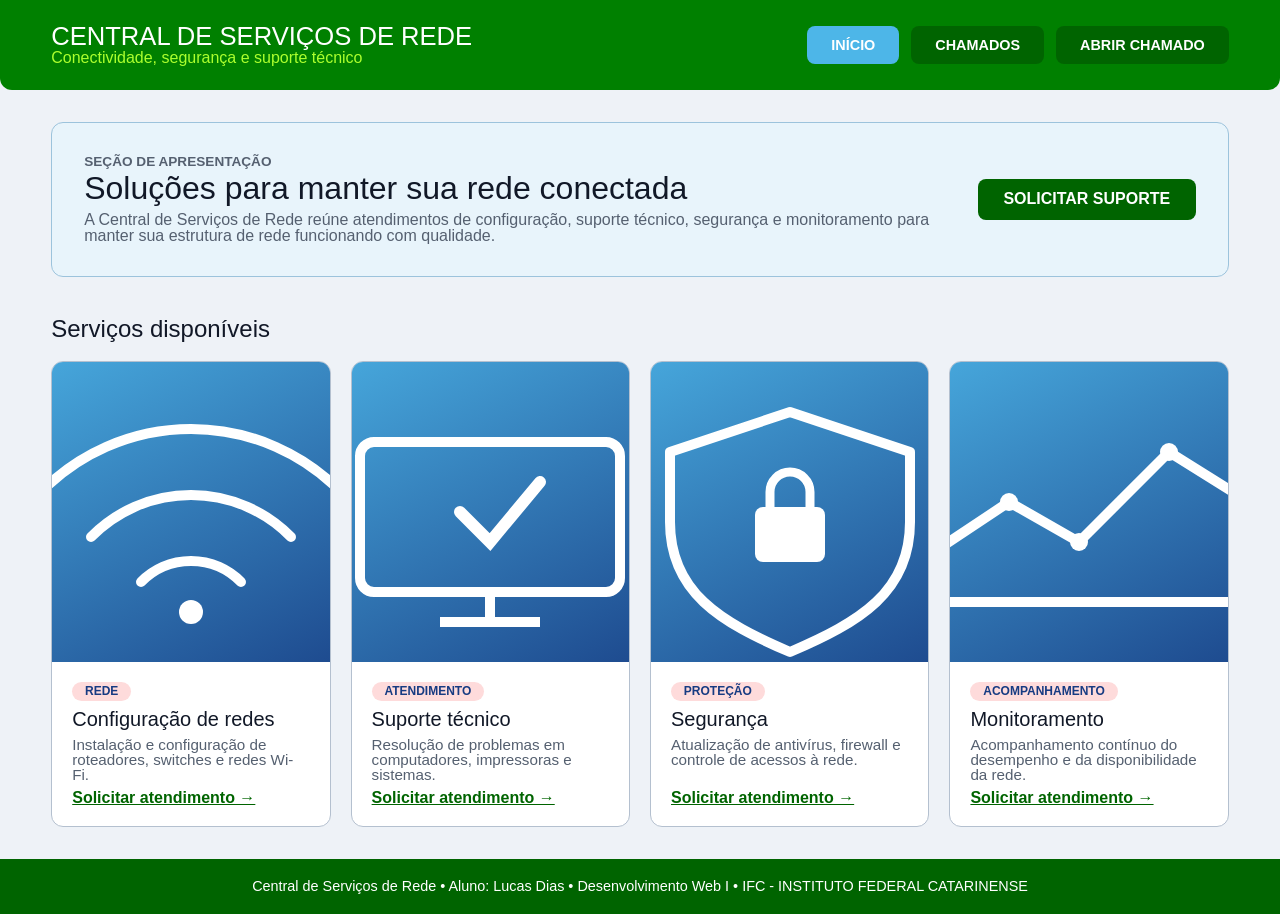
<file: index.html>
<!DOCTYPE html>
<html lang="pt-BR">
<head>
  <meta charset="UTF-8">
  <meta name="viewport" content="width=device-width, initial-scale=1.0">
  <title>Início | Central de Serviços de Rede</title>
  <link rel="stylesheet" href="assets/css/reset.css">
  <link rel="stylesheet" href="assets/css/global.css">
  <link rel="stylesheet" href="assets/css/index.css">
</head>
<body>
  <header class="cabecalho">
    <div class="container">
      <div>
        <h1>Central de Serviços de Rede</h1>
        <p>Conectividade, segurança e suporte técnico</p>
      </div>
      <nav class="menu" aria-label="Navegação principal">
        <ul>
          <li><a href="index.html" aria-current="page">Início</a></li>
          <li><a href="chamados.html">Chamados</a></li>
          <li><a href="abrir-chamado.html">Abrir chamado</a></li>
        </ul>
      </nav>
    </div>
  </header>
  <main class="container">
    <section class="apresentacao" aria-labelledby="titulo-apresentacao">
      <div class="apresentacao-texto">
        <p class="rotulo-secao">Seção de apresentação</p>
        <h2 id="titulo-apresentacao">Soluções para manter sua rede conectada</h2>
        <p>A Central de Serviços de Rede reúne atendimentos de configuração, suporte técnico, segurança e monitoramento para manter sua estrutura de rede funcionando com qualidade.</p>
      </div>
      <a class="botao" href="abrir-chamado.html">Solicitar suporte</a>
    </section>

    <section class="servicos" aria-labelledby="titulo-servicos">
      <h2 id="titulo-servicos">Serviços disponíveis</h2>
      <div class="lista-cartoes">
        <article class="cartao">
          <img src="assets/img/redes.svg" alt="Ícone de sinal de Wi-Fi sobre fundo azul, representando configuração de redes" width="600" height="300">
          <div class="cartao-corpo">
            <span class="categoria">Rede</span>
            <h3>Configuração de redes</h3>
            <p>Instalação e configuração de roteadores, switches e redes Wi-Fi.</p>
            <a href="abrir-chamado.html">Solicitar atendimento &rarr;</a>
          </div>
        </article>
        <article class="cartao">
          <img src="assets/img/suporte.svg" alt="Ícone de computador com sinal de confirmado, representando suporte técnico" width="600" height="300">
          <div class="cartao-corpo">
            <span class="categoria">Atendimento</span>
            <h3>Suporte técnico</h3>
            <p>Resolução de problemas em computadores, impressoras e sistemas.</p>
            <a href="abrir-chamado.html">Solicitar atendimento &rarr;</a>
          </div>
        </article>
        <article class="cartao">
          <img src="assets/img/seguranca.svg" alt="Ícone de escudo com cadeado, representando segurança da informação" width="600" height="300">
          <div class="cartao-corpo">
            <span class="categoria">Proteção</span>
            <h3>Segurança</h3>
            <p>Atualização de antivírus, firewall e controle de acessos à rede.</p>
            <a href="abrir-chamado.html">Solicitar atendimento &rarr;</a>
          </div>
        </article>
        <article class="cartao">
          <img src="assets/img/monitoramento.svg" alt="Ícone de gráfico de linha, representando monitoramento da rede" width="600" height="300">
          <div class="cartao-corpo">
            <span class="categoria">Acompanhamento</span>
            <h3>Monitoramento</h3>
            <p>Acompanhamento contínuo do desempenho e da disponibilidade da rede.</p>
            <a href="abrir-chamado.html">Solicitar atendimento &rarr;</a>
          </div>
        </article>
      </div>
    </section>
  </main>

  <footer class="rodape">
    <div class="container">
      <p>Central de Serviços de Rede &bull; Aluno: Lucas Dias &bull; Desenvolvimento Web I &bull; IFC - INSTITUTO FEDERAL CATARINENSE</p>
    </div>
  </footer>
</body>
</html>
</file>
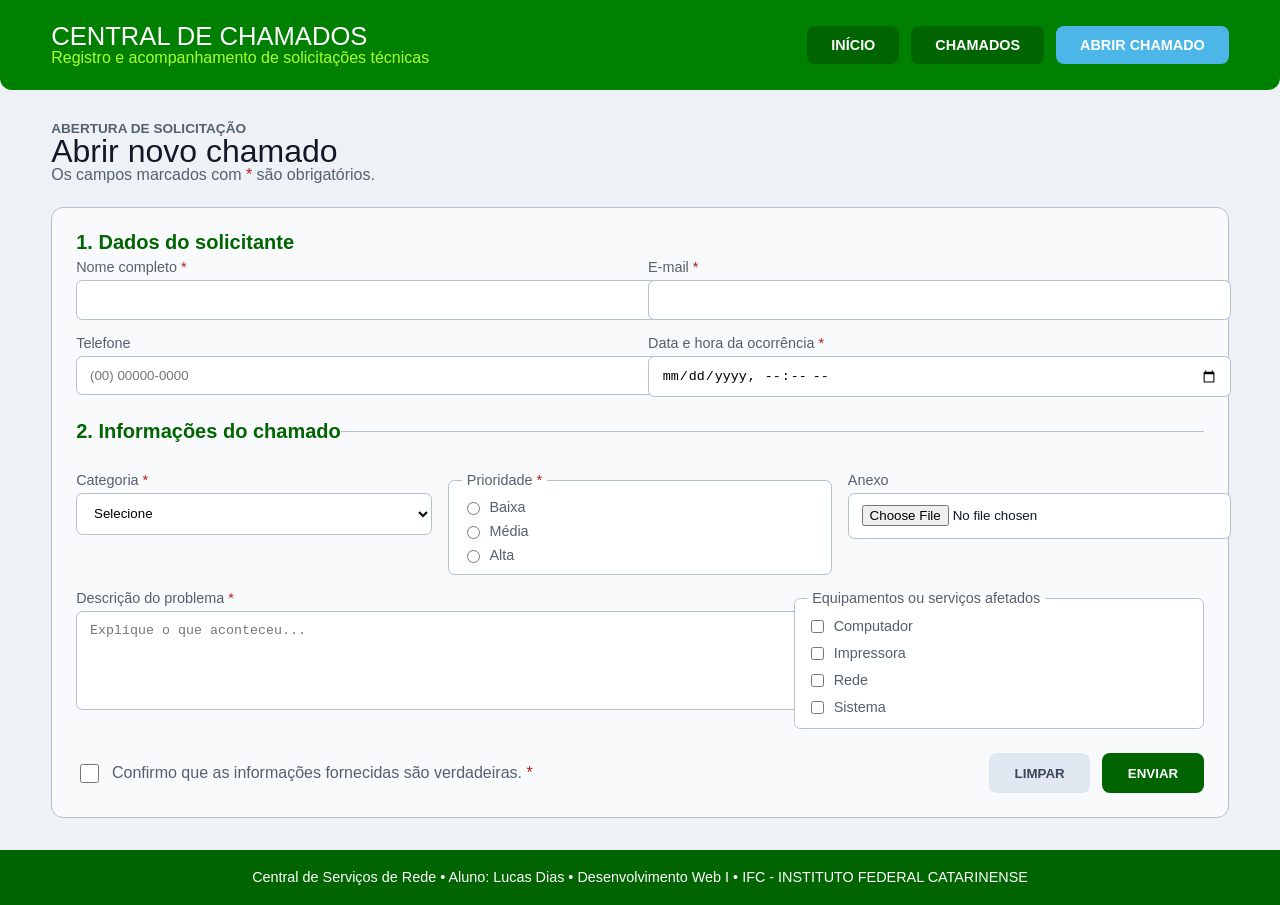
<file: abrir-chamado.html>
<!DOCTYPE html>
<html lang="pt-BR">
<head>
  <meta charset="UTF-8">
  <meta name="viewport" content="width=device-width, initial-scale=1.0">
  <title>Abrir chamado | Central de Serviços de Rede</title>
  <link rel="stylesheet" href="assets/css/reset.css">
  <link rel="stylesheet" href="assets/css/global.css">
  <link rel="stylesheet" href="assets/css/abrir-chamado.css">
</head>
<body>
  <header class="cabecalho">
    <div class="container">
      <div>
        <h1>Central de Chamados</h1>
        <p>Registro e acompanhamento de solicitações técnicas</p>
      </div>
      <nav class="menu" aria-label="Navegação principal">
        <ul>
          <li><a href="index.html">Início</a></li>
          <li><a href="chamados.html">Chamados</a></li>
          <li><a href="abrir-chamado.html" aria-current="page">Abrir chamado</a></li>
        </ul>
      </nav>
    </div>
  </header>
  <main class="container">
    <div class="titulo-pagina">
      <p class="rotulo-secao">Abertura de solicitação</p>
      <h2>Abrir novo chamado</h2>
      <p>Os campos marcados com <span class="obrigatorio">*</span> são obrigatórios.</p>
    </div>

    <form class="formulario" action="abrir-chamado.html" method="get" enctype="multipart/form-data">
      <fieldset class="grupo">
        <legend>1. Dados do solicitante</legend>
        <div class="linha-campos">
          <div class="campo">
            <label for="nome">Nome completo <span class="obrigatorio">*</span></label>
            <input type="text" id="nome" name="nome" required minlength="5" maxlength="100" autocomplete="name">
          </div>
          <div class="campo">
            <label for="email">E-mail <span class="obrigatorio">*</span></label>
            <input type="email" id="email" name="email" required maxlength="100" autocomplete="email">
          </div>
        </div>
        <div class="linha-campos">
          <div class="campo">
            <label for="telefone">Telefone</label>
            <input type="tel" id="telefone" name="telefone" placeholder="(00) 00000-0000" pattern="\(?\d{2}\)?\s?\d{4,5}-?\d{4}" maxlength="15" autocomplete="tel">
          </div>
          <div class="campo">
            <label for="data-hora">Data e hora da ocorrência <span class="obrigatorio">*</span></label>
            <input type="datetime-local" id="data-hora" name="data-hora" required>
          </div>
        </div>
      </fieldset>

      <fieldset class="grupo">
        <legend>2. Informações do chamado</legend>
        <div class="linha-campos">
          <div class="campo">
            <label for="categoria">Categoria <span class="obrigatorio">*</span></label>
            <select id="categoria" name="categoria" required>
              <option value="">Selecione</option>
              <option value="rede">Rede</option>
              <option value="seguranca">Segurança</option>
              <option value="hardware">Hardware</option>
              <option value="sistema">Sistema</option>
            </select>
          </div>
          <fieldset class="opcoes campo">
            <legend>Prioridade <span class="obrigatorio">*</span></legend>
            <div class="opcao"><input type="radio" id="prioridade-baixa" name="prioridade" value="baixa" required><label for="prioridade-baixa">Baixa</label></div>
            <div class="opcao"><input type="radio" id="prioridade-media" name="prioridade" value="media"><label for="prioridade-media">Média</label></div>
            <div class="opcao"><input type="radio" id="prioridade-alta" name="prioridade" value="alta"><label for="prioridade-alta">Alta</label></div>
          </fieldset>
          <div class="campo">
            <label for="anexo">Anexo</label>
            <input type="file" id="anexo" name="anexo" accept=".png,.jpg,.jpeg,.pdf">
          </div>
        </div>
        <div class="linha-campos">
          <div class="campo campo-largo">
            <label for="descricao">Descrição do problema <span class="obrigatorio">*</span></label>
            <textarea id="descricao" name="descricao" rows="5" required minlength="20" maxlength="500" placeholder="Explique o que aconteceu..."></textarea>
          </div>
          <fieldset class="opcoes campo">
            <legend>Equipamentos ou serviços afetados</legend>
            <div class="opcao"><input type="checkbox" id="eq-computador" name="equipamentos" value="computador"><label for="eq-computador">Computador</label></div>
            <div class="opcao"><input type="checkbox" id="eq-impressora" name="equipamentos" value="impressora"><label for="eq-impressora">Impressora</label></div>
            <div class="opcao"><input type="checkbox" id="eq-rede" name="equipamentos" value="rede"><label for="eq-rede">Rede</label></div>
            <div class="opcao"><input type="checkbox" id="eq-sistema" name="equipamentos" value="sistema"><label for="eq-sistema">Sistema</label></div>
          </fieldset>
        </div>
      </fieldset>

      <div class="rodape-form">
        <div class="confirmacao">
          <input type="checkbox" id="confirmacao" name="confirmacao" value="sim" required>
          <label for="confirmacao">Confirmo que as informações fornecidas são verdadeiras. <span class="obrigatorio">*</span></label>
        </div>
        <div class="botoes">
          <button type="reset" class="botao botao-secundario">Limpar</button>
          <button type="submit" class="botao">Enviar</button>
        </div>
      </div>
    </form>
  </main>

  <footer class="rodape">
    <div class="container">
      <p>Central de Serviços de Rede &bull; Aluno: Lucas Dias &bull; Desenvolvimento Web I &bull; IFC - INSTITUTO FEDERAL CATARINENSE</p>
    </div>
  </footer>
</body>
</html>
</file>
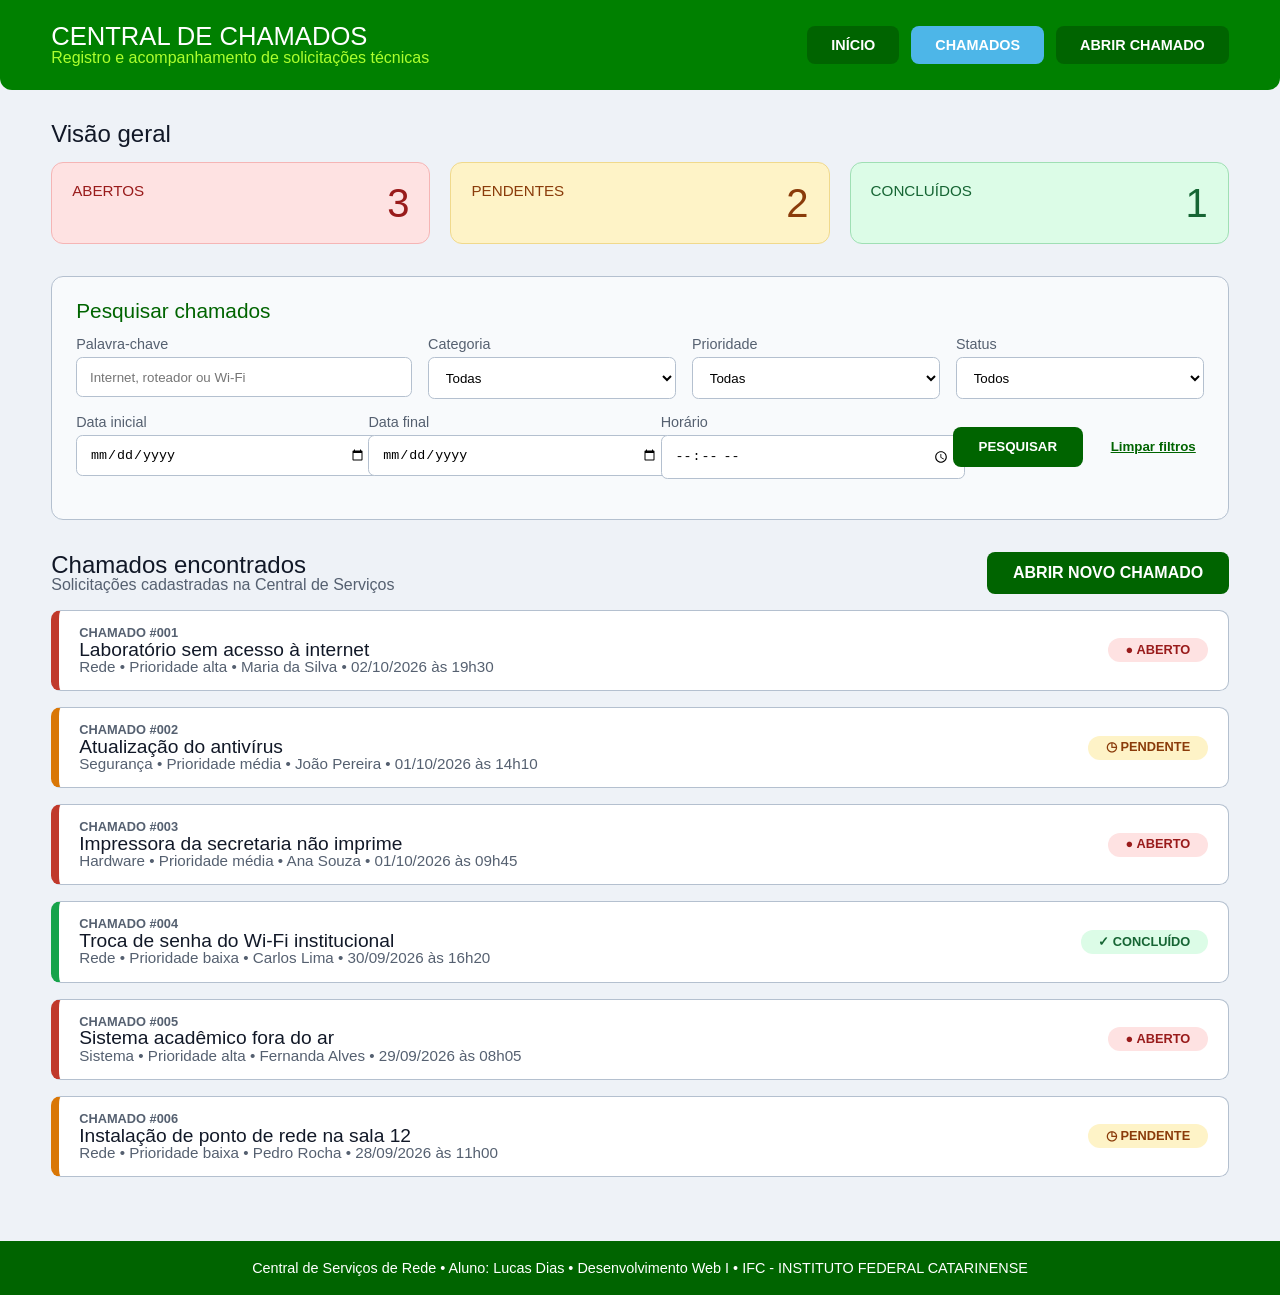
<file: chamados.html>
<!DOCTYPE html>
<html lang="pt-BR">
<head>
  <meta charset="UTF-8">
  <meta name="viewport" content="width=device-width, initial-scale=1.0">
  <title>Chamados | Central de Serviços de Rede</title>
  <link rel="stylesheet" href="assets/css/reset.css">
  <link rel="stylesheet" href="assets/css/global.css">
  <link rel="stylesheet" href="assets/css/chamados.css">
</head>
<body>
  <header class="cabecalho">
    <div class="container">
      <div>
        <h1>Central de Chamados</h1>
        <p>Registro e acompanhamento de solicitações técnicas</p>
      </div>
      <nav class="menu" aria-label="Navegação principal">
        <ul>
          <li><a href="index.html">Início</a></li>
          <li><a href="chamados.html" aria-current="page">Chamados</a></li>
          <li><a href="abrir-chamado.html">Abrir chamado</a></li>
        </ul>
      </nav>
    </div>
  </header>
  <main class="container">
    <section class="secao" aria-labelledby="titulo-visao">
      <h2 id="titulo-visao">Visão geral</h2>
      <div class="indicadores">
        <div class="indicador indicador-aberto"><h3>Abertos</h3><strong>3</strong></div>
        <div class="indicador indicador-pendente"><h3>Pendentes</h3><strong>2</strong></div>
        <div class="indicador indicador-concluido"><h3>Concluídos</h3><strong>1</strong></div>
      </div>
    </section>

    <section class="secao pesquisa" aria-labelledby="titulo-pesquisa">
      <h2 id="titulo-pesquisa">Pesquisar chamados</h2>
      <form action="chamados.html" method="get">
        <div class="linha-campos">
          <div class="campo campo-grande">
            <label for="palavra-chave">Palavra-chave</label>
            <input type="search" id="palavra-chave" name="palavra-chave" placeholder="Internet, roteador ou Wi-Fi" maxlength="80">
          </div>
          <div class="campo">
            <label for="categoria">Categoria</label>
            <select id="categoria" name="categoria">
              <option value="">Todas</option>
              <option value="rede">Rede</option>
              <option value="seguranca">Segurança</option>
              <option value="hardware">Hardware</option>
              <option value="sistema">Sistema</option>
            </select>
          </div>
          <div class="campo">
            <label for="prioridade">Prioridade</label>
            <select id="prioridade" name="prioridade">
              <option value="">Todas</option>
              <option value="baixa">Baixa</option>
              <option value="media">Média</option>
              <option value="alta">Alta</option>
            </select>
          </div>
          <div class="campo">
            <label for="status">Status</label>
            <select id="status" name="status">
              <option value="">Todos</option>
              <option value="aberto">Aberto</option>
              <option value="pendente">Pendente</option>
              <option value="concluido">Concluído</option>
            </select>
          </div>
        </div>
        <div class="linha-campos">
          <div class="campo">
            <label for="data-inicial">Data inicial</label>
            <input type="date" id="data-inicial" name="data-inicial">
          </div>
          <div class="campo">
            <label for="data-final">Data final</label>
            <input type="date" id="data-final" name="data-final">
          </div>
          <div class="campo">
            <label for="horario">Horário</label>
            <input type="time" id="horario" name="horario">
          </div>
          <div class="acoes-pesquisa">
            <button type="submit" class="botao">Pesquisar</button>
            <button type="reset" class="limpar">Limpar filtros</button>
          </div>
        </div>
      </form>
    </section>

    <section class="secao" aria-labelledby="titulo-lista">
      <div class="cabecalho-lista">
        <div>
          <h2 id="titulo-lista">Chamados encontrados</h2>
          <p>Solicitações cadastradas na Central de Serviços</p>
        </div>
        <a class="botao" href="abrir-chamado.html">Abrir novo chamado</a>
      </div>
      <div class="lista-chamados">
        <article class="chamado aberto">
          <div>
            <p class="chamado-numero">Chamado #001</p>
            <h3>Laboratório sem acesso à internet</h3>
            <p class="chamado-info">Rede &bull; Prioridade alta &bull; Maria da Silva &bull; <time datetime="2026-10-02">02/10/2026</time> às 19h30</p>
          </div>
          <span class="status status-aberto">&#9679; Aberto</span>
        </article>
        <article class="chamado pendente">
          <div>
            <p class="chamado-numero">Chamado #002</p>
            <h3>Atualização do antivírus</h3>
            <p class="chamado-info">Segurança &bull; Prioridade média &bull; João Pereira &bull; <time datetime="2026-10-01">01/10/2026</time> às 14h10</p>
          </div>
          <span class="status status-pendente">&#9719; Pendente</span>
        </article>
        <article class="chamado aberto">
          <div>
            <p class="chamado-numero">Chamado #003</p>
            <h3>Impressora da secretaria não imprime</h3>
            <p class="chamado-info">Hardware &bull; Prioridade média &bull; Ana Souza &bull; <time datetime="2026-10-01">01/10/2026</time> às 09h45</p>
          </div>
          <span class="status status-aberto">&#9679; Aberto</span>
        </article>
        <article class="chamado concluido">
          <div>
            <p class="chamado-numero">Chamado #004</p>
            <h3>Troca de senha do Wi-Fi institucional</h3>
            <p class="chamado-info">Rede &bull; Prioridade baixa &bull; Carlos Lima &bull; <time datetime="2026-09-30">30/09/2026</time> às 16h20</p>
          </div>
          <span class="status status-concluido">&#10003; Concluído</span>
        </article>
        <article class="chamado aberto">
          <div>
            <p class="chamado-numero">Chamado #005</p>
            <h3>Sistema acadêmico fora do ar</h3>
            <p class="chamado-info">Sistema &bull; Prioridade alta &bull; Fernanda Alves &bull; <time datetime="2026-09-29">29/09/2026</time> às 08h05</p>
          </div>
          <span class="status status-aberto">&#9679; Aberto</span>
        </article>
        <article class="chamado pendente">
          <div>
            <p class="chamado-numero">Chamado #006</p>
            <h3>Instalação de ponto de rede na sala 12</h3>
            <p class="chamado-info">Rede &bull; Prioridade baixa &bull; Pedro Rocha &bull; <time datetime="2026-09-28">28/09/2026</time> às 11h00</p>
          </div>
          <span class="status status-pendente">&#9719; Pendente</span>
        </article>
      </div>
    </section>
  </main>

  <footer class="rodape">
    <div class="container">
     <p>Central de Serviços de Rede &bull; Aluno: Lucas Dias &bull; Desenvolvimento Web I &bull; IFC - INSTITUTO FEDERAL CATARINENSE</p>
    </div>
  </footer>
</body>
</html>
</file>
<file: assets/css/global.css>
:root {
  --azul: #173b82;
  --azul-escuro: #112566;
  --azul-claro: #4db6e8;
  --fundo: #eef2f7;
  --texto: #111827;
  --texto-suave: #556070;
  --borda: #b4c0cf;
  --branco: #ffffff;
  --raio: 0.75rem;
  --darkgreen: #006400;
  --green: #008000;
   --greenyellow:#adff2f;
}

body {
  font-family: "Segoe UI", Arial, sans-serif;
  background: var(--fundo);
  color: var(--texto);
  font-size: 1rem;
}

.container {
  width: 92%;
  max-width: 75rem;
  margin-inline: auto;
}

/* Cabeçalho */
.cabecalho {
  background: green;
  color: var(--branco);
  padding: 1.5rem 0;
  border-radius: 0 0 var(--raio) var(--raio);
}
.cabecalho .container {
  display: flex;
  flex-wrap: wrap;
  align-items: center;
  justify-content: space-between;
  gap: 1rem;
}
.cabecalho h1 {
  font-size: 1.6rem;
  text-transform: uppercase;
}
.cabecalho p {
  color:  #abff2e;
}

/* Menu */
.menu ul {
  display: flex;
  flex-wrap: wrap;
  gap: 0.75rem;
}
.menu a {
  display: block;
  padding: 0.75rem 1.5rem;
  background: var(--darkgreen);
  color: var(--branco);
  font-weight: 700;
  text-transform: uppercase;
  text-decoration: none;
  border-radius: 0.5rem;
  font-size: 0.9rem;
}
.menu a:hover,
.menu a:focus-visible {
  outline: 3px solid var(--azul);
  color: #abff2e;
}
.menu a[aria-current="page"] {
  background: var(--azul-claro);
}

/* Conteúdo */
main {
  padding: 2rem 0;
}
main h2 {
  font-size: 1.5rem;
}
.rotulo-secao {
  text-transform: uppercase;
  font-weight: 700;
  font-size: 0.85rem;
  color: var(--texto-suave);
}

/* Botões */
.botao {
  display: inline-block;
  padding: 0.8rem 1.6rem;
  border: 0;
  border-radius: 0.5rem;
  background: var(--darkgreen);
  color: var(--branco);
  font-weight: 700;
  text-transform: uppercase;
  text-decoration: none;
  text-align: center;
}
.botao:hover,
.botao:focus-visible {
  background: var(--azul-claro);
  outline: 3px solid var(--darkgreen);
  color: #abff2e;
}
.botao-secundario {
  background: #e1e7f0;
  color: #3a475a;
}
.botao-secundario:hover,
.botao-secundario:focus-visible {
  background: #cdd6e3;
  color: darkgreen;
}

/* Formulários (base) */
.campo {
  display: flex;
  flex-direction: column;
  gap: 0.35rem;
  flex: 1 1 14rem;
  min-width: 0;
}
.campo label,
legend {
  font-size: 0.9rem;
  color: var(--texto-suave);
}
.campo input[type="text"],
.campo input[type="email"],
.campo input[type="tel"],
.campo input[type="date"],
.campo input[type="time"],
.campo input[type="search"],
.campo input[type="datetime-local"],
.campo input[type="file"],
.campo select,
.campo textarea {
  width: 100%;
  padding: 0.7rem 0.8rem;
  border: 1px solid var(--borda);
  border-radius: 0.4rem;
  background: var(--branco);
}
.campo input:focus,
.campo select:focus,
.campo textarea:focus {
  outline: 3px solid var(--azul-claro);
  border-color: var(--azul);
}
.obrigatorio {
  color: #b91c1c;
}

/* Rodapé */
.rodape {
  background: darkgreen;
  color: var(--branco);
  text-align: center;
  padding: 1.25rem 0;
  font-size: 0.9rem;
}

@media (max-width: 48rem) {
  .cabecalho .container {
    flex-direction: column;
    align-items: stretch;
  }
  .menu ul {
    flex-direction: column;
  }
  .menu a {
    text-align: center;
  }
}
</file>
<file: assets/css/index.css>
.apresentacao {
  display: flex;
  flex-wrap: wrap;
  align-items: center;
  justify-content: space-between;
  gap: 1.5rem;
  padding: 2rem;
  background: #e8f4fb;
  border: 1px solid #9cc3dc;
  border-radius: var(--raio);
  margin-bottom: 2.5rem;
}
.apresentacao-texto {
  flex: 1 1 20rem;
}
.apresentacao h2 {
  font-size: 2rem;
  margin: 0.25rem 0 0.5rem;
}
.apresentacao p {
  color: var(--texto-suave);
}

.servicos h2 {
  margin-bottom: 1.25rem;
}
.lista-cartoes {
  display: flex;
  flex-wrap: wrap;
  gap: 1.25rem;
}

.cartao {
  flex: 1 1 calc(25% - 1.25rem);
  min-width: 14rem;
  display: flex;
  flex-direction: column;
  background: var(--branco);
  border: 1px solid var(--borda);
  border-radius: var(--raio);
  overflow: hidden;
}
.cartao img {
  width: 100%;
  aspect-ratio: 2 / 1;
  object-fit: cover;
}
.cartao-corpo {
  display: flex;
  flex-direction: column;
  gap: 0.5rem;
  padding: 1.25rem;
  flex: 1;
}
.categoria {
  align-self: flex-start;
  padding: 0.2rem 0.8rem;
  border-radius: 2rem;
  background: #fedbdb;
  color: var(--azul);
  font-size: 0.75rem;
  font-weight: 700;
  text-transform: uppercase;
}
.cartao h3 {
  font-size: 1.25rem;
}
.cartao p {
  color: var(--texto-suave);
  font-size: 0.95rem;
  flex: 1;
}
.cartao a {
  color: var(--darkgreen);
  font-weight: 700;
}

@media (max-width: 64rem) {
  .cartao {
    flex-basis: calc(50% - 1.25rem);
  }
}
@media (max-width: 40rem) {
  .cartao {
    flex-basis: 100%;
  }
  .apresentacao h2 {
    font-size: 1.6rem;
  }
}
</file>
<file: assets/css/abrir-chamado.css>
.titulo-pagina {
  margin-bottom: 1.5rem;
}
.titulo-pagina h2 {
  font-size: 2rem;
}
.titulo-pagina p {
  color: var(--texto-suave);
}

.formulario {
  background: #f8fafc;
  border: 1px solid var(--borda);
  border-radius: var(--raio);
  padding: 1.5rem;
  display: flex;
  flex-direction: column;
  gap: 1.5rem;
}
.grupo {
  border: 0;
  display: flex;
  flex-direction: column;
  gap: 1rem;
  min-width: 0;
}
.grupo + .grupo {
  border-top: 1px solid var(--borda);
  padding-top: 1.5rem;
}
.grupo > legend {
  font-size: 1.25rem;
  font-weight: 700;
  color: var(--darkgreen);
  margin-bottom: 0.5rem;
}
.linha-campos {
  display: flex;
  flex-wrap: wrap;
  gap: 1rem;
}
.campo-largo {
  flex: 2 1 24rem;
}

.opcoes {
  display: flex;
  flex-wrap: wrap;
  gap: 0.5rem 1.25rem;
  padding: 0.7rem 0.8rem;
  border: 1px solid var(--borda);
  border-radius: 0.4rem;
  background: var(--branco);
  min-width: 0;
}
.opcoes legend {
  padding: 0 0.3rem;
}
.opcao {
  display: flex;
  align-items: center;
  gap: 0.4rem;
  font-size: 0.95rem;
}

.rodape-form {
  display: flex;
  flex-wrap: wrap;
  align-items: center;
  justify-content: space-between;
  gap: 1rem;
}
.confirmacao {
  display: flex;
  align-items: center;
  gap: 0.6rem;
  color: var(--texto-suave);
  flex: 1 1 18rem;
}
.confirmacao input {
  width: 1.2rem;
  height: 1.2rem;
}
.botoes {
  display: flex;
  gap: 0.75rem;
  flex-wrap: wrap;
}

@media (max-width: 48rem) {
  .linha-campos {
    flex-direction: column;
  }
  .botoes {
    width: 100%;
    flex-direction: column;
  }
  .botoes .botao {
    width: 100%;
  }
  .titulo-pagina h2 {
    font-size: 1.6rem;
  }
}
</file>
<file: assets/css/chamados.css>
.secao {
  margin-bottom: 2rem;
}
.secao > h2 {
  margin-bottom: 1rem;
}

/* Indicadores */
.indicadores {
  display: flex;
  flex-wrap: wrap;
  gap: 1.25rem;
}
.indicador {
  flex: 1 1 12rem;
  display: flex;
  justify-content: space-between;
  align-items: flex-start;
  padding: 1.25rem;
  border-radius: var(--raio);
  border: 1px solid;
}
.indicador h3 {
  font-size: 0.95rem;
  text-transform: uppercase;
}
.indicador strong {
  font-size: 2.5rem;
  line-height: 1;
}
.indicador-aberto {
  background: #fee2e2;
  border-color: #f5b5b5;
  color: #991b1b;
}
.indicador-pendente {
  background: #fef3c7;
  border-color: #f0d98c;
  color: #8a3b0a;
}
.indicador-concluido {
  background: #dcfce7;
  border-color: #9fdfb4;
  color: #166534;
}

/* Pesquisa */
.pesquisa {
  background: #f8fafc;
  border: 1px solid var(--borda);
  border-radius: var(--raio);
  padding: 1.5rem;
}
.pesquisa h2 {
  color: var(--darkgreen);
  font-size: 1.3rem;
  margin-bottom: 1rem;
}
.linha-campos {
  display: flex;
  flex-wrap: wrap;
  gap: 1rem;
  margin-bottom: 1rem;
}
.campo-grande {
  flex: 2 1 18rem;
}
.acoes-pesquisa {
  display: flex;
  flex-wrap: wrap;
  align-items: center;
  gap: 1.25rem;
  margin-left: auto;
}
.limpar {
  color: var(--darkgreen);
  font-weight: 700;
  background: none;
  border: 0;
  text-decoration: underline;
  padding: 0.5rem;
}

/* Listagem */
.cabecalho-lista {
  display: flex;
  flex-wrap: wrap;
  align-items: center;
  justify-content: space-between;
  gap: 1rem;
  margin-bottom: 1rem;
}
.cabecalho-lista p {
  color: var(--texto-suave);
}
.lista-chamados {
  display: flex;
  flex-direction: column;
  gap: 1rem;
}
.chamado {
  display: flex;
  flex-wrap: wrap;
  align-items: center;
  justify-content: space-between;
  gap: 0.75rem;
  padding: 1rem 1.25rem;
  background: var(--branco);
  border: 1px solid var(--borda);
  border-left-width: 0.5rem;
  border-radius: 0.6rem;
}
.chamado.aberto {
  border-left-color: #c0392b;
}
.chamado.pendente {
  border-left-color: #d97706;
}
.chamado.concluido {
  border-left-color: #16a34a;
}
.chamado-numero {
  font-size: 0.8rem;
  font-weight: 700;
  color: var(--texto-suave);
  text-transform: uppercase;
}
.chamado h3 {
  font-size: 1.2rem;
}
.chamado-info {
  color: var(--texto-suave);
  font-size: 0.95rem;
}
.status {
  padding: 0.35rem 1.1rem;
  border-radius: 2rem;
  font-size: 0.8rem;
  font-weight: 700;
  text-transform: uppercase;
}
.status-aberto {
  background: #fee2e2;
  color: #991b1b;
}
.status-pendente {
  background: #fef3c7;
  color: #8a3b0a;
}
.status-concluido {
  background: #dcfce7;
  color: #166534;
}

@media (max-width: 48rem) {
  .linha-campos {
    flex-direction: column;
  }
  .acoes-pesquisa {
    flex-direction: column;
    align-items: stretch;
    margin-left: 0;
  }
  .acoes-pesquisa .botao {
    width: 100%;
  }
  .indicadores {
    flex-direction: column;
  }
  .chamado {
    flex-direction: column;
    align-items: flex-start;
  }
}
</file>
